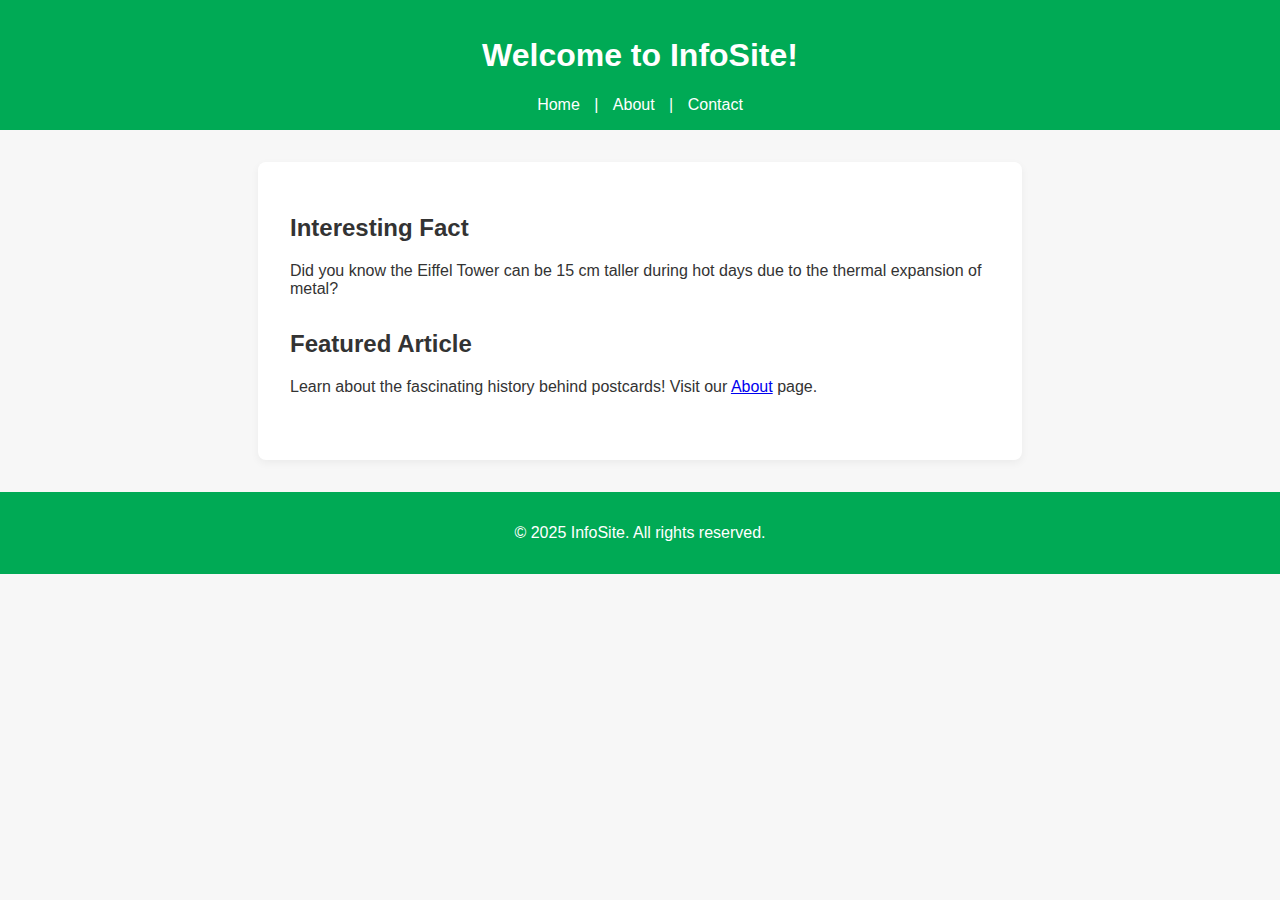
<file: index.html>
<!DOCTYPE html>
<html lang="en">
<head>
  <meta charset="UTF-8">
  <title>InfoSite - Learn Something New!</title>
  <link rel="stylesheet" href="style.css">
  <meta name="description" content="InfoSite - Your source for interesting facts and educational content.">
</head>
<body>
  <header>
    <h1>Welcome to InfoSite!</h1>
    <nav>
      <a href="index.html">Home</a> |
      <a href="about.html">About</a> |
      <a href="contact.html">Contact</a>
    </nav>
  </header>
  <main>
    <section>
      <h2>Interesting Fact</h2>
      <p>Did you know the Eiffel Tower can be 15 cm taller during hot days due to the thermal expansion of metal?</p>
    </section>
    <section>
      <h2>Featured Article</h2>
      <p>Learn about the fascinating history behind postcards! Visit our <a href="about.html">About</a> page.</p>
    </section>
  </main>
  <footer>
    <p>&copy; 2025 InfoSite. All rights reserved.</p>
  </footer>
</body>
</html>
</file>
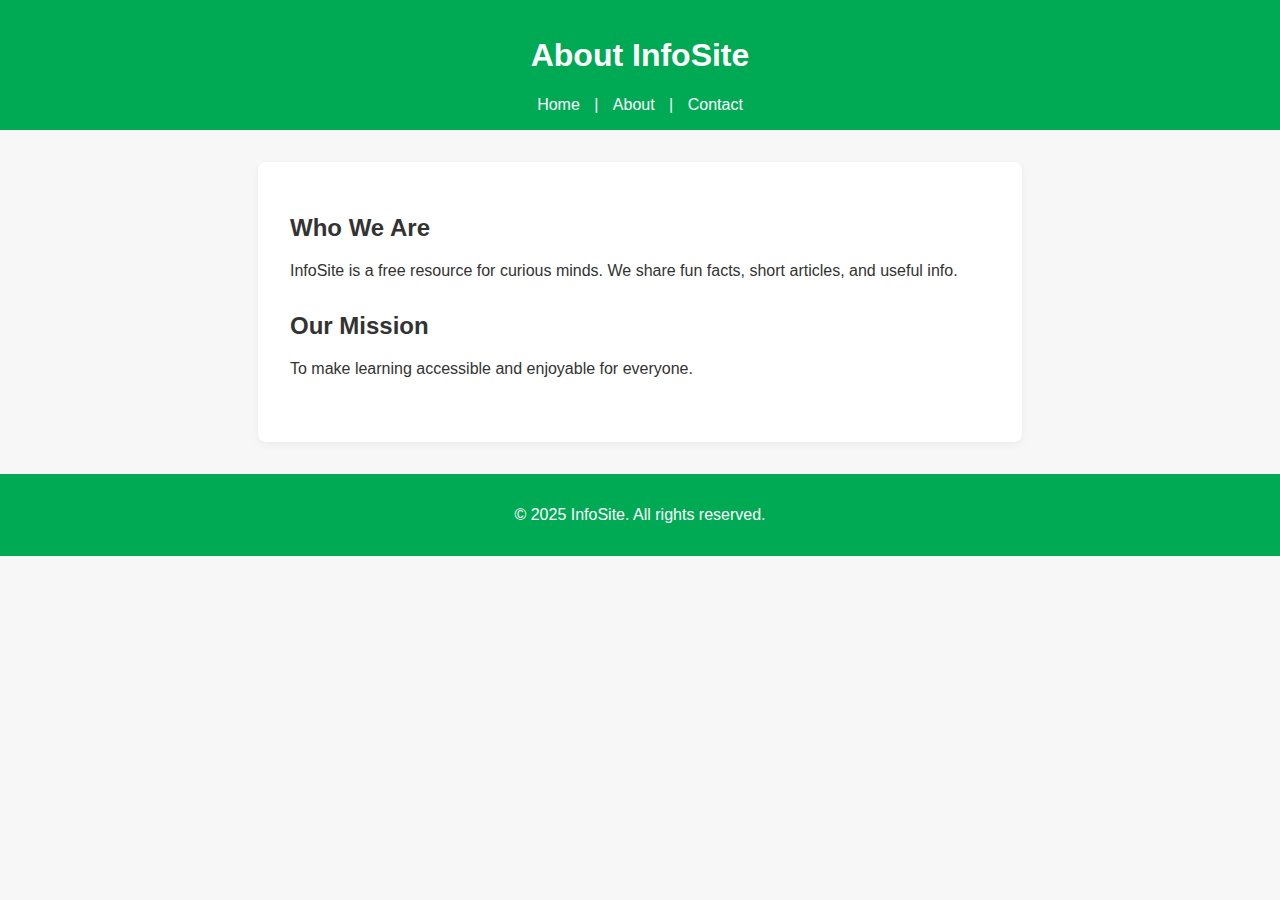
<file: about.html>
<!DOCTYPE html>
<html lang="en">
<head>
  <meta charset="UTF-8">
  <title>About InfoSite</title>
  <link rel="stylesheet" href="style.css">
</head>
<body>
  <header>
    <h1>About InfoSite</h1>
    <nav>
      <a href="index.html">Home</a> |
      <a href="about.html">About</a> |
      <a href="contact.html">Contact</a>
    </nav>
  </header>
  <main>
    <section>
      <h2>Who We Are</h2>
      <p>InfoSite is a free resource for curious minds. We share fun facts, short articles, and useful info.</p>
    </section>
    <section>
      <h2>Our Mission</h2>
      <p>To make learning accessible and enjoyable for everyone.</p>
    </section>
  </main>
  <footer>
    <p>&copy; 2025 InfoSite. All rights reserved.</p>
  </footer>
</body>
</html>
</file>
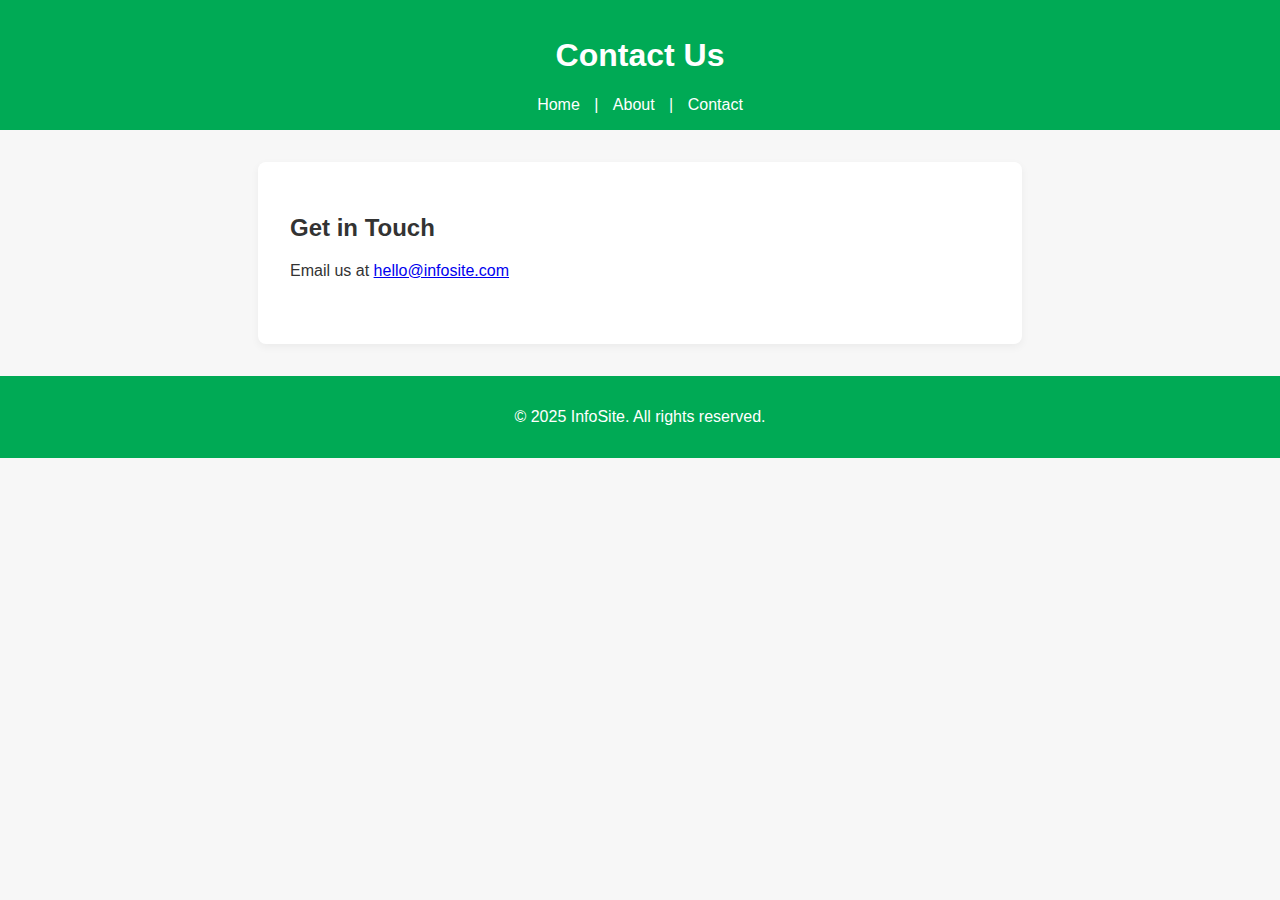
<file: contact.html>
<!DOCTYPE html>
<html lang="en">
<head>
  <meta charset="UTF-8">
  <title>Contact InfoSite</title>
  <link rel="stylesheet" href="style.css">
</head>
<body>
  <header>
    <h1>Contact Us</h1>
    <nav>
      <a href="index.html">Home</a> |
      <a href="about.html">About</a> |
      <a href="contact.html">Contact</a>
    </nav>
  </header>
  <main>
    <section>
      <h2>Get in Touch</h2>
      <p>Email us at <a href="mailto:hello@infosite.com">hello@infosite.com</a></p>
    </section>
  </main>
  <footer>
    <p>&copy; 2025 InfoSite. All rights reserved.</p>
  </footer>
</body>
</html>
</file>
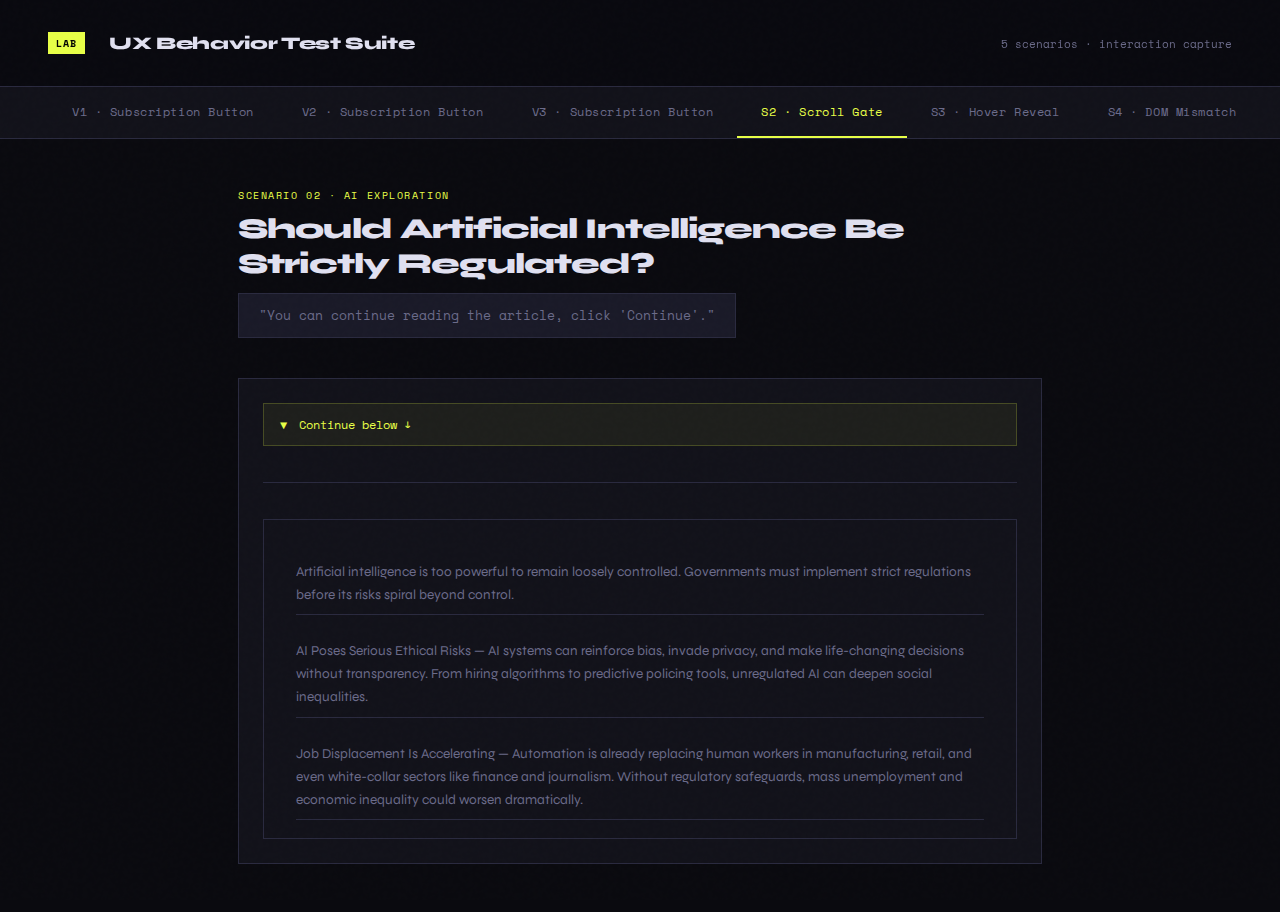
<file: s2-scroll-gate.html>
<!DOCTYPE html>
<html lang="en">
<head>
<meta charset="UTF-8">
<meta name="viewport" content="width=device-width, initial-scale=1.0">
<title>S2 · Scroll Gate — UX Behavior Test Suite</title>
<style>
  @import url('https://fonts.googleapis.com/css2?family=Space+Mono:wght@400;700&family=Syne:wght@400;600;800&display=swap');

  :root {
    --bg: #0a0a0f;
    --surface: #12121a;
    --surface2: #1a1a28;
    --border: #2a2a3f;
    --accent: #e8ff47;
    --accent2: #7b5cf0;
    --accent3: #ff4f6e;
    --text: #e0e0f0;
    --text-muted: #6b6b8a;
    --success: #3dffa0;
    --error: #ff4f6e;
    --mono: 'Space Mono', monospace;
    --sans: 'Syne', sans-serif;
  }

  * { box-sizing: border-box; margin: 0; padding: 0; }

  body {
    background: var(--bg);
    color: var(--text);
    font-family: var(--sans);
    min-height: 100vh;
    overflow-x: hidden;
  }

  body::before {
    content: '';
    position: fixed;
    inset: 0;
    background-image: url("data:image/svg+xml,%3Csvg viewBox='0 0 200 200' xmlns='http://www.w3.org/2000/svg'%3E%3Cfilter id='n'%3E%3CfeTurbulence type='fractalNoise' baseFrequency='0.9' numOctaves='4' stitchTiles='stitch'/%3E%3C/filter%3E%3Crect width='100%25' height='100%25' filter='url(%23n)' opacity='0.03'/%3E%3C/svg%3E");
    pointer-events: none;
    z-index: 9999;
    opacity: 0.4;
  }

  header {
    padding: 2rem 3rem;
    border-bottom: 1px solid var(--border);
    display: flex;
    align-items: center;
    gap: 1.5rem;
    position: sticky;
    top: 0;
    background: rgba(10,10,15,0.92);
    backdrop-filter: blur(12px);
    z-index: 100;
  }

  .lab-badge {
    font-family: var(--mono);
    font-size: 0.65rem;
    background: var(--accent);
    color: #000;
    padding: 3px 8px;
    letter-spacing: 0.1em;
    font-weight: 700;
  }

  header h1 {
    font-size: 1.1rem;
    font-weight: 800;
    letter-spacing: -0.02em;
    color: var(--text);
  }

  header p {
    font-family: var(--mono);
    font-size: 0.7rem;
    color: var(--text-muted);
    margin-left: auto;
  }

  .nav-tabs {
    display: flex;
    gap: 0;
    padding: 0 3rem;
    border-bottom: 1px solid var(--border);
    background: var(--surface);
    overflow-x: auto;
  }

  .nav-tab {
    font-family: var(--mono);
    font-size: 0.72rem;
    padding: 1rem 1.5rem;
    cursor: pointer;
    color: var(--text-muted);
    border-bottom: 2px solid transparent;
    white-space: nowrap;
    transition: all 0.15s;
    letter-spacing: 0.05em;
    user-select: none;
    text-decoration: none;
    display: block;
  }

  .nav-tab:hover { color: var(--text); }
  .nav-tab.active { color: var(--accent); border-bottom-color: var(--accent); }

  .scenario-pane {
    padding: 3rem;
    max-width: 900px;
    margin: 0 auto;
    animation: fadeIn 0.3s ease;
  }

  @keyframes fadeIn {
    from { opacity: 0; transform: translateY(8px); }
    to { opacity: 1; transform: translateY(0); }
  }

  .scenario-header { margin-bottom: 2.5rem; }

  .scenario-num {
    font-family: var(--mono);
    font-size: 0.65rem;
    color: var(--accent);
    letter-spacing: 0.15em;
    text-transform: uppercase;
    margin-bottom: 0.5rem;
  }

  .scenario-title {
    font-size: 1.8rem;
    font-weight: 800;
    letter-spacing: -0.03em;
    margin-bottom: 0.75rem;
  }

  .task-prompt {
    display: inline-flex;
    align-items: center;
    gap: 0.75rem;
    background: var(--surface2);
    border: 1px solid var(--border);
    padding: 0.75rem 1.25rem;
    font-family: var(--mono);
    font-size: 0.8rem;
    color: var(--text-muted);
  }

  .stage {
    background: var(--surface);
    border: 1px solid var(--border);
    padding: 3rem;
    min-height: 280px;
    display: flex;
    align-items: center;
    justify-content: center;
    position: relative;
    flex-direction: column;
    gap: 1.5rem;
  }

  .event-log {
    background: #080810;
    border: 1px solid var(--border);
    padding: 1.25rem;
    font-family: var(--mono);
    font-size: 0.72rem;
    max-height: 140px;
    overflow-y: auto;
    margin-top: 1rem;
  }

  .event-log-title {
    font-family: var(--mono);
    font-size: 0.65rem;
    color: var(--text-muted);
    letter-spacing: 0.1em;
    margin-bottom: 0.5rem;
    margin-top: 1.5rem;
  }

  .log-entry {
    padding: 2px 0;
    border-bottom: 1px solid rgba(255,255,255,0.04);
    display: flex;
    gap: 1rem;
  }

  .log-ts { color: var(--text-muted); }
  .log-event { color: var(--accent); }
  .log-detail { color: var(--text); opacity: 0.8; }

  .reset-btn {
    font-family: var(--mono);
    font-size: 0.65rem;
    background: transparent;
    border: 1px solid var(--border);
    color: var(--text-muted);
    padding: 6px 14px;
    cursor: pointer;
    letter-spacing: 0.08em;
    transition: all 0.15s;
    margin-top: 0.75rem;
  }

  .reset-btn:hover { border-color: var(--text-muted); color: var(--text); }

  /* Scenario 2 */
  .s2-scrollable {
    width: 100%;
    height: 320px;
    overflow-y: auto;
    border: 1px solid var(--border);
    position: relative;
    scroll-behavior: smooth;
  }

  .s2-content {
    padding: 2rem;
    display: flex;
    flex-direction: column;
    gap: 1rem;
  }

  .s2-false-cue {
    display: flex;
    align-items: center;
    gap: 0.75rem;
    padding: 0.75rem 1rem;
    background: rgba(232,255,71,0.06);
    border: 1px solid rgba(232,255,71,0.2);
    font-family: var(--mono);
    font-size: 0.75rem;
    color: var(--accent);
    cursor: pointer;
  }

  .s2-false-cue:hover { background: rgba(232,255,71,0.1); }

  .s2-paragraph {
    font-size: 0.85rem;
    line-height: 1.7;
    color: var(--text-muted);
    padding: 0.5rem 0;
    border-bottom: 1px solid var(--border);
  }

  #continue-btn-wrapper {
    display: none;
    justify-content: center;
    padding: 2rem 0 1rem;
  }

  #continue {
    font-family: var(--sans);
    font-weight: 600;
    padding: 0.75rem 2.5rem;
    background: var(--accent);
    color: #000;
    border: none;
    cursor: pointer;
    font-size: 0.9rem;
    letter-spacing: 0.05em;
    transition: transform 0.1s;
  }

  #continue:hover { transform: scale(1.03); }
  #continue:disabled { opacity: 0.5; cursor: not-allowed; }

  .s2-scroll-indicator {
    font-family: var(--mono);
    font-size: 0.65rem;
    color: var(--text-muted);
    text-align: center;
    padding: 0.5rem;
  }

  .divider {
    height: 1px;
    background: var(--border);
    margin: 2rem 0;
  }

  .event-log::-webkit-scrollbar { width: 4px; }
  .event-log::-webkit-scrollbar-track { background: transparent; }
  .event-log::-webkit-scrollbar-thumb { background: var(--border); }

  .s2-scrollable::-webkit-scrollbar { width: 4px; }
  .s2-scrollable::-webkit-scrollbar-track { background: transparent; }
  .s2-scrollable::-webkit-scrollbar-thumb { background: var(--border); }

  #toast {
    position: fixed;
    bottom: 2rem;
    right: 2rem;
    background: var(--success);
    color: #000;
    font-family: var(--mono);
    font-size: 0.75rem;
    font-weight: 700;
    padding: 0.75rem 1.5rem;
    transform: translateY(80px);
    opacity: 0;
    transition: all 0.3s cubic-bezier(0.34,1.56,0.64,1);
    z-index: 9998;
    letter-spacing: 0.08em;
  }

  #toast.show { transform: translateY(0); opacity: 1; }

  /* Event log hidden — logs sent to server via logger.js */
  .event-log, .event-log-title, .reset-btn { display: none !important; }

  /* ── ARTICLE MODAL ─────────────────────────────────────────────────────── */
  #article-overlay {
    display: none;
    position: fixed;
    inset: 0;
    background: rgba(5, 5, 10, 0.85);
    backdrop-filter: blur(6px);
    z-index: 1000;
    align-items: center;
    justify-content: center;
    padding: 2rem;
  }

  #article-overlay.open {
    display: flex;
    animation: fadeIn 0.25s ease;
  }

  #article-modal {
    background: var(--surface);
    border: 1px solid var(--border);
    max-width: 680px;
    width: 100%;
    max-height: 85vh;
    display: flex;
    flex-direction: column;
    position: relative;
    animation: modalIn 0.3s cubic-bezier(0.34, 1.56, 0.64, 1);
  }

  @keyframes modalIn {
    from { opacity: 0; transform: translateY(24px) scale(0.97); }
    to   { opacity: 1; transform: translateY(0) scale(1); }
  }

  .modal-header {
    padding: 1.75rem 2rem 1.25rem;
    border-bottom: 1px solid var(--border);
    display: flex;
    align-items: flex-start;
    justify-content: space-between;
    gap: 1rem;
    flex-shrink: 0;
  }

  .modal-header-left {
    display: flex;
    flex-direction: column;
    gap: 0.4rem;
  }

  .modal-tag {
    font-family: var(--mono);
    font-size: 0.6rem;
    color: var(--accent);
    letter-spacing: 0.15em;
    text-transform: uppercase;
  }

  .modal-title {
    font-size: 1.25rem;
    font-weight: 800;
    letter-spacing: -0.02em;
    line-height: 1.3;
    color: var(--text);
  }

  .modal-close {
    background: transparent;
    border: 1px solid var(--border);
    color: var(--text-muted);
    width: 32px;
    height: 32px;
    cursor: pointer;
    font-size: 1rem;
    display: flex;
    align-items: center;
    justify-content: center;
    flex-shrink: 0;
    transition: all 0.15s;
    margin-top: 2px;
  }

  .modal-close:hover { border-color: var(--error); color: var(--error); }

  .modal-body {
    overflow-y: auto;
    padding: 1.75rem 2rem;
    flex: 1;
  }

  .modal-body::-webkit-scrollbar { width: 4px; }
  .modal-body::-webkit-scrollbar-track { background: transparent; }
  .modal-body::-webkit-scrollbar-thumb { background: var(--border); }

  .modal-section {
    margin-bottom: 1.75rem;
  }

  .modal-section:last-child { margin-bottom: 0; }

  .modal-section-title {
    font-family: var(--mono);
    font-size: 0.68rem;
    color: var(--accent2);
    letter-spacing: 0.1em;
    text-transform: uppercase;
    margin-bottom: 0.65rem;
    padding-bottom: 0.4rem;
    border-bottom: 1px solid var(--border);
  }

  .modal-section p {
    font-size: 0.88rem;
    line-height: 1.8;
    color: var(--text-muted);
  }

  .modal-section p + p { margin-top: 0.75rem; }

  .modal-footer {
    padding: 1rem 2rem;
    border-top: 1px solid var(--border);
    display: flex;
    align-items: center;
    justify-content: space-between;
    flex-shrink: 0;
  }

  .modal-footer-note {
    font-family: var(--mono);
    font-size: 0.62rem;
    color: var(--text-muted);
  }

  .modal-footer-close {
    font-family: var(--sans);
    font-size: 0.82rem;
    font-weight: 700;
    padding: 0.55rem 1.5rem;
    background: var(--accent2);
    border: none;
    color: #fff;
    cursor: pointer;
    letter-spacing: 0.04em;
    transition: background 0.15s;
  }

  .modal-footer-close:hover { background: #9370f8; }
</style>
</head>
<body>

<header>
  <span class="lab-badge">LAB</span>
  <h1>UX Behavior Test Suite</h1>
  <p>5 scenarios · interaction capture</p>
</header>

<nav class="nav-tabs">
  <a class="nav-tab" href="subscribe-v1.html">V1 · Subscription Button</a>
  <a class="nav-tab" href="subscribe-v2.html">V2 · Subscription Button</a>
  <a class="nav-tab" href="subscribe-v3.html">V3 · Subscription Button</a>
  <a class="nav-tab active" href="s2-scroll-gate.html">S2 · Scroll Gate</a>
  <a class="nav-tab" href="s3-hover-reveal.html">S3 · Hover Reveal</a>
  <a class="nav-tab" href="s4-dom-mismatch.html">S4 · DOM Mismatch</a>
  <a class="nav-tab" href="s5-delayed-feedback.html">S5 · Delayed Feedback</a>
</nav>

<div class="scenario-pane">
  <div class="scenario-header">
    <div class="scenario-num">SCENARIO 02 · AI EXPLORATION</div>
    <div class="scenario-title">Should Artificial Intelligence Be Strictly Regulated?</div>
    <div class="task-prompt">"You can continue reading the article, click 'Continue'."</div>
  </div>

  <div class="stage" style="padding:1.5rem; align-items:stretch; justify-content:flex-start; flex-direction:column;">

    <div class="s2-false-cue"
         onclick="s2log('click','False cue (arrow box) → NO EFFECT')"
         onmouseenter="s2log('hover','False cue arrow')">
      <span>▼</span>
      <span>Continue below ↓</span>
    </div>

    <div class="divider" style="margin:0.75rem 0;"></div>

    <div class="s2-scrollable" id="s2-scroll" onscroll="s2onScroll()">
      <div class="s2-content">
        <div class="s2-paragraph">Artificial intelligence is too powerful to remain loosely controlled. Governments must implement strict regulations before its risks spiral beyond control.</div>
        <div class="s2-paragraph">AI Poses Serious Ethical Risks — AI systems can reinforce bias, invade privacy, and make life-changing decisions without transparency. From hiring algorithms to predictive policing tools, unregulated AI can deepen social inequalities.</div>
        <div class="s2-paragraph">Job Displacement Is Accelerating — Automation is already replacing human workers in manufacturing, retail, and even white-collar sectors like finance and journalism. Without regulatory safeguards, mass unemployment and economic inequality could worsen dramatically.</div>
        <div class="s2-paragraph">National Security Threats — AI can be weaponized through autonomous drones, cyberattacks, and disinformation campaigns. Strict global standards are necessary to prevent misuse and digital warfare escalation.</div>
        <div class="s2-paragraph">Lack of Accountability — When AI systems make harmful decisions, who is responsible? The developer? The company? The user? Regulation would clarify liability and protect citizens.</div>
        <div class="s2-paragraph">Innovation should never come at the expense of human safety and rights. Strong regulatory frameworks are essential to ensure AI benefits society rather than harms it.</div>

        <div id="continue-btn-wrapper" style="display:flex">
          <button id="continue"
            onclick="s2clickContinue()"
            onmouseenter="s2log('hover','Continue button')">Continue</button>
        </div>

        <div class="s2-scroll-indicator" id="s2-scroll-pct">Scroll: 0%</div>
      </div>
    </div>
  </div>

  <div class="event-log-title">EVENT LOG</div>
  <div class="event-log" id="s2-log"></div>
  <button class="reset-btn" onclick="s2reset()">RESET SCENARIO</button>
</div>

<!-- ── ARTICLE MODAL ──────────────────────────────────────────────────────── -->
<div id="article-overlay" onclick="handleOverlayClick(event)">
  <div id="article-modal">

    <div class="modal-header">
      <div class="modal-header-left">
        <span class="modal-tag">Full Article · AI Regulation</span>
        <h2 class="modal-title">Should Artificial Intelligence<br>Be Strictly Regulated?</h2>
      </div>
      <button class="modal-close" onclick="closeModal()" title="Close">✕</button>
    </div>

    <div class="modal-body">

      <div class="modal-section">
        <div class="modal-section-title">Overregulation Will Kill Innovation</div>
        <p>Strict AI regulation may sound responsible, but it risks slowing progress, limiting competition, and concentrating power in the hands of a few.</p>
      </div>

      <div class="modal-section">
        <div class="modal-section-title">Innovation Thrives in Freedom</div>
        <p>Many transformative technologies — including the internet — flourished because they were not overregulated in their early stages. Heavy restrictions could prevent startups from competing with tech giants.</p>
      </div>

      <div class="modal-section">
        <div class="modal-section-title">Economic Growth and Global Competition</div>
        <p>Countries that aggressively regulate AI may fall behind those that encourage experimentation. Leadership in AI means economic strength, military advantage, and technological progress.</p>
      </div>

      <div class="modal-section">
        <div class="modal-section-title">Regulation Often Lags Behind Technology</div>
        <p>By the time laws are passed, the technology has already evolved. Overly rigid policies could quickly become outdated and stifle adaptive development.</p>
      </div>

      <div class="modal-section">
        <div class="modal-section-title">Self-Regulation and Market Forces</div>
        <p>Tech companies have incentives to build trustworthy systems because public trust directly affects profit and reputation. Industry standards and independent audits may be more flexible and effective than strict laws.</p>
      </div>

    </div>

    <div class="modal-footer">
      <span class="modal-footer-note">AI Regulation · Policy Analysis</span>
      <button class="modal-footer-close" onclick="closeModal()">Close Article</button>
    </div>

  </div>
</div>

<div id="toast"></div>

<script>
function showToast(msg) {
  const t = document.getElementById('toast');
  if (!t) return;
  t.textContent = msg;
  t.classList.add('show');
  setTimeout(() => t.classList.remove('show'), 2200);
}

// ── MODAL ──────────────────────────────────────────────────────────────────
function openModal() {
  document.getElementById('article-overlay').classList.add('open');
  document.body.style.overflow = 'hidden';
  if (typeof addLog === 'function') addLog('s2-log', 'modal', 'Article modal opened');
}

function closeModal() {
  document.getElementById('article-overlay').classList.remove('open');
  document.body.style.overflow = '';
  if (typeof addLog === 'function') addLog('s2-log', 'modal', 'Article modal closed');
}

function handleOverlayClick(e) {
  if (e.target === document.getElementById('article-overlay')) closeModal();
}

document.addEventListener('keydown', function(e) {
  if (e.key === 'Escape') closeModal();
});

// ── SCENARIO 2 ─────────────────────────────────────────────────────────────
let s2revealed = false;
let s2fullyScrolled = false;

function s2log(ev, detail) {
  if (typeof addLog === 'function') addLog('s2-log', ev, detail);
}

function s2onScroll() {
  const el = document.getElementById('s2-scroll');
  const pct = Math.round((el.scrollTop / (el.scrollHeight - el.clientHeight)) * 100);
  document.getElementById('s2-scroll-pct').textContent = 'Scroll: ' + pct + '%';
  s2log('scroll', pct + '% scrolled');

  if (pct >= 70 && !s2revealed) {
    s2revealed = true;
    document.getElementById('continue-btn-wrapper').style.display = 'flex';
    s2log('inject', 'Continue button injected at 70% scroll');
  }

  if (pct >= 100) {
    s2fullyScrolled = true;
    const btn = document.getElementById('continue');
    if (btn) btn.disabled = false;
  }
}

function s2clickContinue() {
  if (!s2fullyScrolled) {
    s2log('click', 'Continue → NOT YET (scroll to 100%)');
    showToast('Scroll to the bottom first');
  } else {
    s2log('click', 'Continue → CORRECT → opening article');
    openModal();
  }
}

function s2reset() {
  s2revealed = false;
  s2fullyScrolled = false;
  document.getElementById('continue-btn-wrapper').style.display = 'none';
  const el = document.getElementById('s2-scroll');
  el.scrollTop = 0;
  document.getElementById('s2-scroll-pct').textContent = 'Scroll: 0%';
  closeModal();
  if (typeof clearLog === 'function') clearLog('s2-log');
}
</script>

<script src="logger.js"></script>
</body>
</html>
</file>
<file: style.css>
body {
  font-family: Arial, sans-serif;
  margin: 0; padding: 0;
  background: #f7f7f7; color: #333;
}
header, footer {
  background: #0a5;
  color: #fff;
  padding: 1em 0;
  text-align: center;
}
nav a {
  color: #fff;
  text-decoration: none;
  margin: 0 10px;
}
nav a:hover {
  text-decoration: underline;
}
main {
  max-width: 700px;
  margin: 2em auto;
  background: #fff;
  padding: 2em;
  border-radius: 8px;
  box-shadow: 0 3px 8px rgba(0,0,0,0.05);
}
section {
  margin-bottom: 2em;
}
</file>
